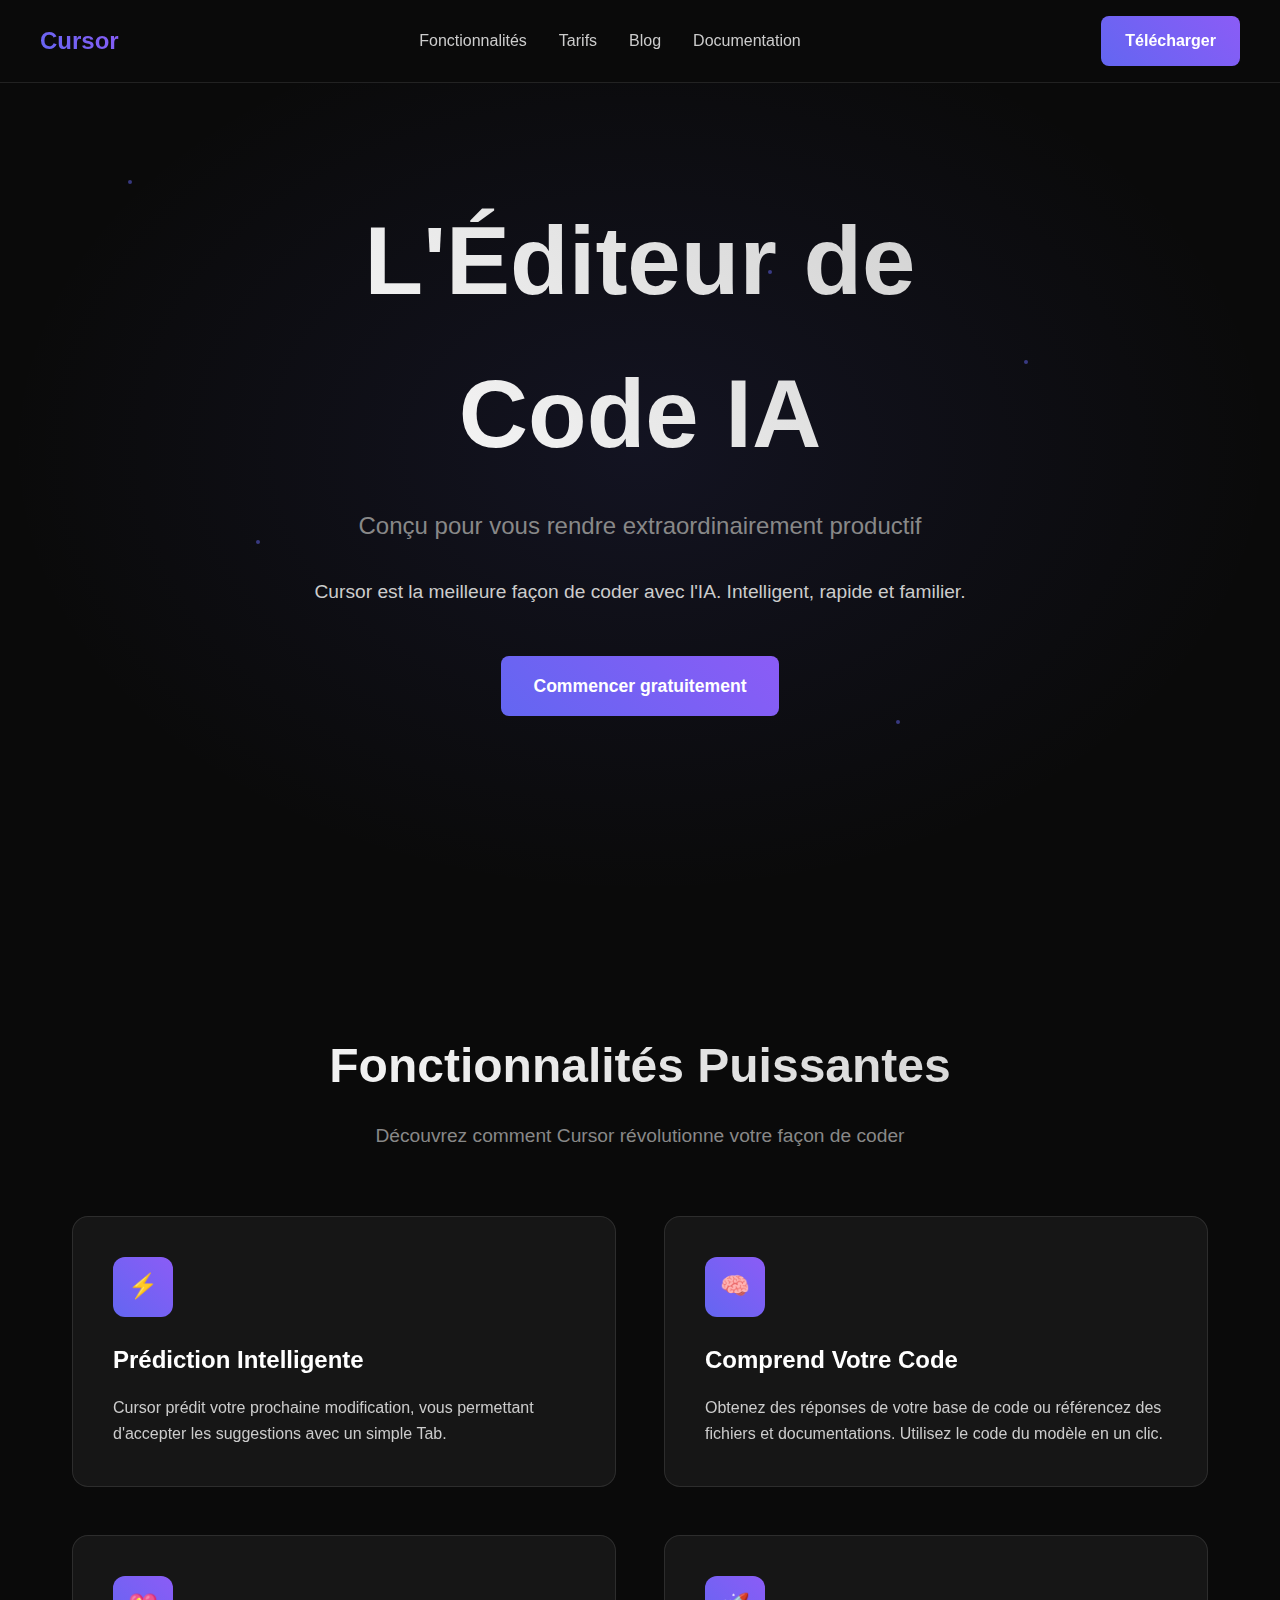
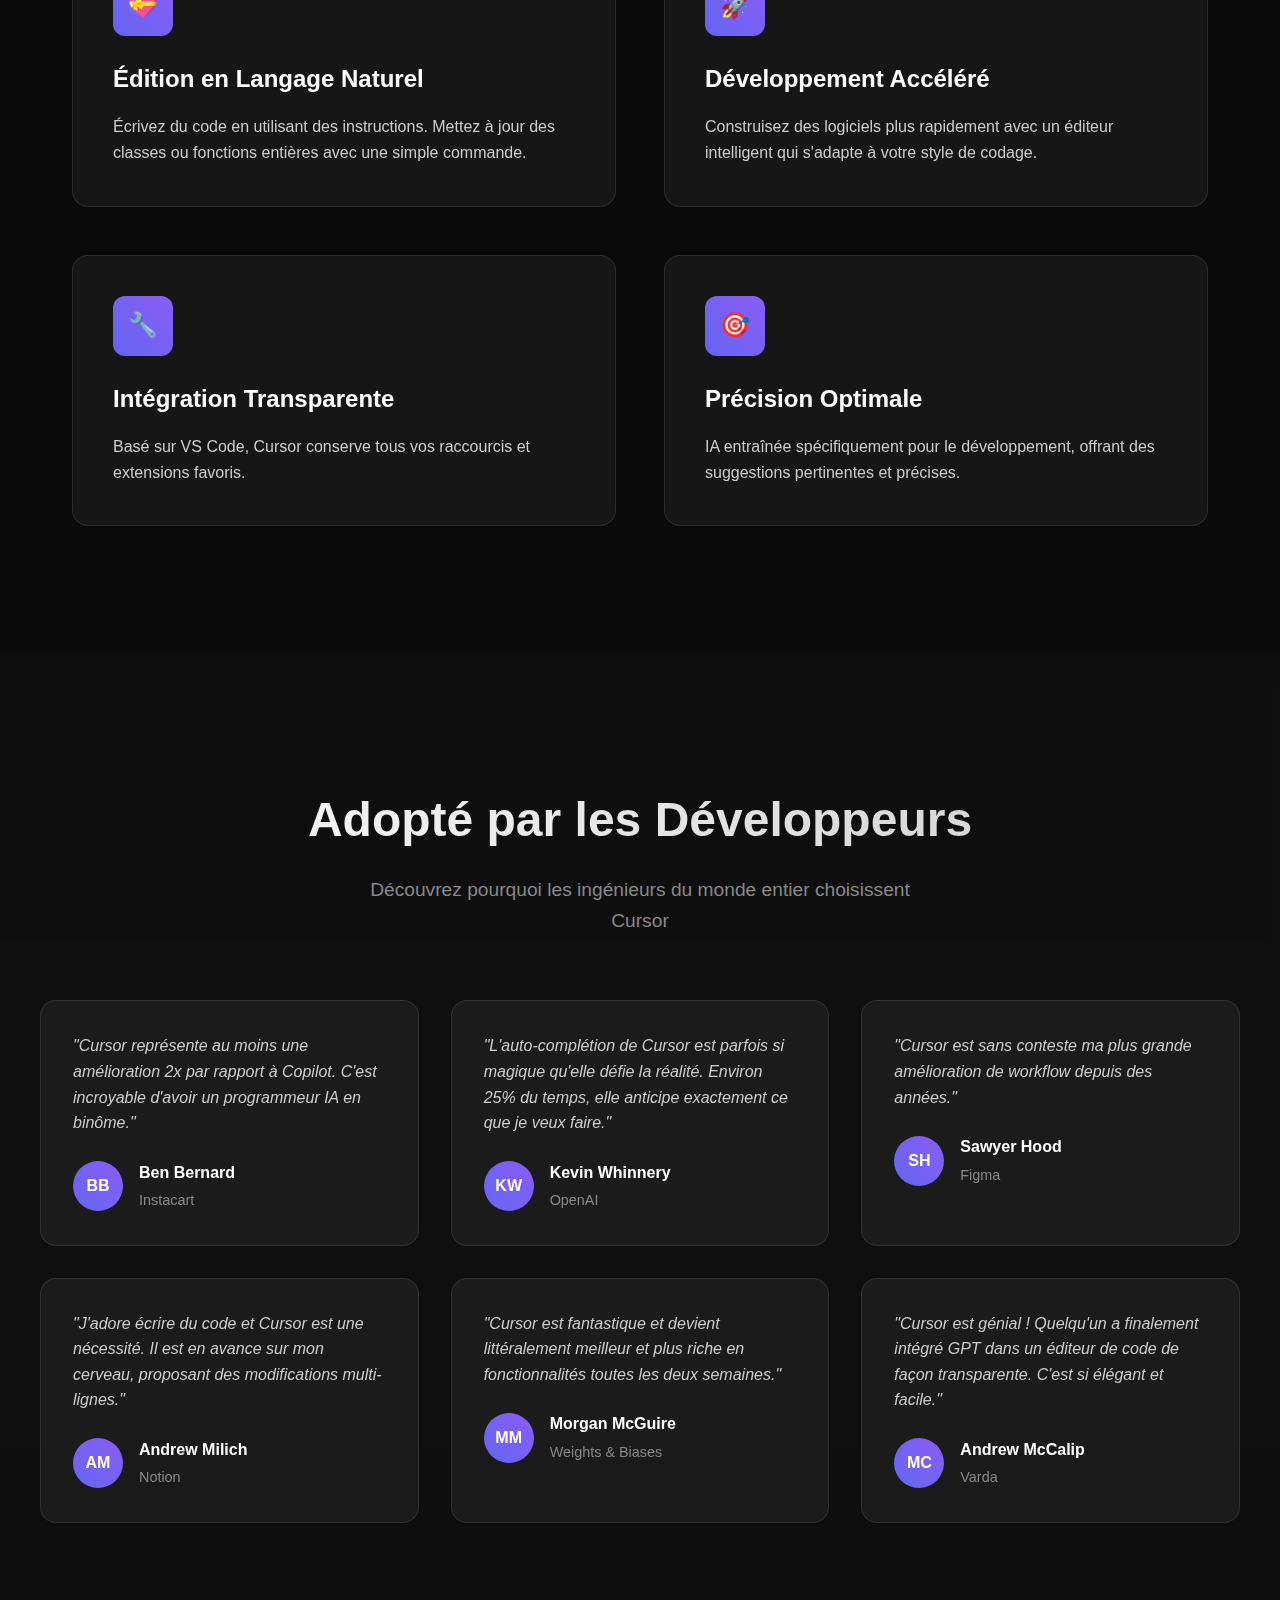
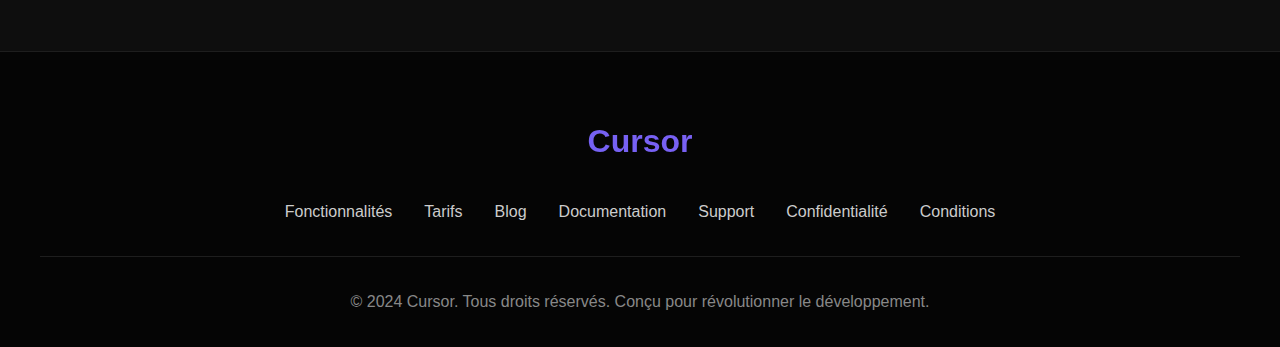
<file: index copie.html>
<!DOCTYPE html>
<html lang="fr">
<head>
    <meta charset="UTF-8">
    <meta name="viewport" content="width=device-width, initial-scale=1.0">
    <title>Cursor - L'Éditeur de Code IA</title>
    <style>
        * {
            margin: 0;
            padding: 0;
            box-sizing: border-box;
        }

        body {
            font-family: -apple-system, BlinkMacSystemFont, 'Segoe UI', Roboto, Oxygen, Ubuntu, Cantarell, sans-serif;
            background: #0a0a0a;
            color: #ffffff;
            line-height: 1.6;
            overflow-x: hidden;
        }

        /* Header */
        .header {
            position: fixed;
            top: 0;
            left: 0;
            right: 0;
            background: rgba(10, 10, 10, 0.9);
            backdrop-filter: blur(20px);
            z-index: 1000;
            padding: 1rem 2rem;
            border-bottom: 1px solid rgba(255, 255, 255, 0.1);
        }

        .nav {
            display: flex;
            justify-content: space-between;
            align-items: center;
            max-width: 1200px;
            margin: 0 auto;
        }

        .logo {
            font-size: 1.5rem;
            font-weight: 700;
            background: linear-gradient(45deg, #6366f1, #8b5cf6);
            -webkit-background-clip: text;
            -webkit-text-fill-color: transparent;
            background-clip: text;
        }

        .nav-links {
            display: flex;
            gap: 2rem;
            list-style: none;
        }

        .nav-links a {
            color: #cccccc;
            text-decoration: none;
            transition: color 0.3s ease;
        }

        .nav-links a:hover {
            color: #ffffff;
        }

        .cta-button {
            background: linear-gradient(45deg, #6366f1, #8b5cf6);
            color: white;
            padding: 0.75rem 1.5rem;
            border: none;
            border-radius: 8px;
            font-weight: 600;
            cursor: pointer;
            transition: transform 0.2s ease, box-shadow 0.2s ease;
            text-decoration: none;
            display: inline-block;
        }

        .cta-button:hover {
            transform: translateY(-2px);
            box-shadow: 0 10px 25px rgba(99, 102, 241, 0.3);
        }

        /* Hero Section */
        .hero {
            min-height: 100vh;
            display: flex;
            align-items: center;
            justify-content: center;
            text-align: center;
            position: relative;
            padding: 0 2rem;
            background: radial-gradient(ellipse at center, rgba(99, 102, 241, 0.1) 0%, transparent 70%);
        }

        .hero-content {
            max-width: 800px;
            z-index: 2;
        }

        .hero h1 {
            font-size: clamp(3rem, 8vw, 6rem);
            font-weight: 700;
            margin-bottom: 1rem;
            background: linear-gradient(45deg, #ffffff, #cccccc);
            -webkit-background-clip: text;
            -webkit-text-fill-color: transparent;
            background-clip: text;
            animation: fadeInUp 1s ease-out;
        }

        .hero-subtitle {
            font-size: 1.5rem;
            color: #888888;
            margin-bottom: 2rem;
            animation: fadeInUp 1s ease-out 0.2s both;
        }

        .hero-description {
            font-size: 1.2rem;
            color: #cccccc;
            margin-bottom: 3rem;
            animation: fadeInUp 1s ease-out 0.4s both;
        }

        /* Floating Animation */
        .floating-elements {
            position: absolute;
            top: 0;
            left: 0;
            width: 100%;
            height: 100%;
            pointer-events: none;
        }

        .floating-element {
            position: absolute;
            width: 4px;
            height: 4px;
            background: rgba(99, 102, 241, 0.5);
            border-radius: 50%;
            animation: float 6s ease-in-out infinite;
        }

        .floating-element:nth-child(1) { top: 20%; left: 10%; animation-delay: 0s; }
        .floating-element:nth-child(2) { top: 40%; left: 80%; animation-delay: 1s; }
        .floating-element:nth-child(3) { top: 60%; left: 20%; animation-delay: 2s; }
        .floating-element:nth-child(4) { top: 80%; left: 70%; animation-delay: 3s; }
        .floating-element:nth-child(5) { top: 30%; left: 60%; animation-delay: 4s; }

        /* Features Section */
        .features {
            padding: 8rem 2rem;
            max-width: 1200px;
            margin: 0 auto;
        }

        .features-grid {
            display: grid;
            grid-template-columns: repeat(auto-fit, minmax(350px, 1fr));
            gap: 3rem;
            margin-top: 4rem;
        }

        .feature-card {
            background: rgba(255, 255, 255, 0.05);
            border: 1px solid rgba(255, 255, 255, 0.1);
            border-radius: 16px;
            padding: 2.5rem;
            backdrop-filter: blur(10px);
            transition: transform 0.3s ease, box-shadow 0.3s ease;
        }

        .feature-card:hover {
            transform: translateY(-5px);
            box-shadow: 0 20px 40px rgba(0, 0, 0, 0.3);
        }

        .feature-icon {
            width: 60px;
            height: 60px;
            background: linear-gradient(45deg, #6366f1, #8b5cf6);
            border-radius: 12px;
            display: flex;
            align-items: center;
            justify-content: center;
            margin-bottom: 1.5rem;
            font-size: 1.5rem;
        }

        .feature-card h3 {
            font-size: 1.5rem;
            margin-bottom: 1rem;
            color: #ffffff;
        }

        .feature-card p {
            color: #cccccc;
            line-height: 1.6;
        }

        /* Section Title */
        .section-title {
            text-align: center;
            margin-bottom: 4rem;
        }

        .section-title h2 {
            font-size: 3rem;
            font-weight: 700;
            margin-bottom: 1rem;
            background: linear-gradient(45deg, #ffffff, #cccccc);
            -webkit-background-clip: text;
            -webkit-text-fill-color: transparent;
            background-clip: text;
        }

        .section-title p {
            font-size: 1.2rem;
            color: #888888;
            max-width: 600px;
            margin: 0 auto;
        }

        /* Testimonials */
        .testimonials {
            padding: 8rem 2rem;
            background: rgba(255, 255, 255, 0.02);
        }

        .testimonials-container {
            max-width: 1200px;
            margin: 0 auto;
        }

        .testimonials-grid {
            display: grid;
            grid-template-columns: repeat(auto-fit, minmax(300px, 1fr));
            gap: 2rem;
            margin-top: 4rem;
        }

        .testimonial {
            background: rgba(255, 255, 255, 0.05);
            border: 1px solid rgba(255, 255, 255, 0.1);
            border-radius: 16px;
            padding: 2rem;
            backdrop-filter: blur(10px);
        }

        .testimonial-text {
            font-style: italic;
            margin-bottom: 1.5rem;
            color: #cccccc;
            line-height: 1.6;
        }

        .testimonial-author {
            display: flex;
            align-items: center;
            gap: 1rem;
        }

        .author-avatar {
            width: 50px;
            height: 50px;
            border-radius: 50%;
            background: linear-gradient(45deg, #6366f1, #8b5cf6);
            display: flex;
            align-items: center;
            justify-content: center;
            font-weight: 600;
            color: white;
        }

        .author-info h4 {
            color: #ffffff;
            margin-bottom: 0.25rem;
        }

        .author-info p {
            color: #888888;
            font-size: 0.9rem;
        }

        /* Footer */
        .footer {
            background: rgba(0, 0, 0, 0.5);
            padding: 4rem 2rem 2rem;
            border-top: 1px solid rgba(255, 255, 255, 0.1);
        }

        .footer-content {
            max-width: 1200px;
            margin: 0 auto;
            text-align: center;
        }

        .footer-logo {
            font-size: 2rem;
            font-weight: 700;
            background: linear-gradient(45deg, #6366f1, #8b5cf6);
            -webkit-background-clip: text;
            -webkit-text-fill-color: transparent;
            background-clip: text;
            margin-bottom: 2rem;
        }

        .footer-links {
            display: flex;
            justify-content: center;
            gap: 2rem;
            margin-bottom: 2rem;
            flex-wrap: wrap;
        }

        .footer-links a {
            color: #cccccc;
            text-decoration: none;
            transition: color 0.3s ease;
        }

        .footer-links a:hover {
            color: #ffffff;
        }

        .footer-bottom {
            padding-top: 2rem;
            border-top: 1px solid rgba(255, 255, 255, 0.1);
            color: #888888;
        }

        /* Animations */
        @keyframes fadeInUp {
            from {
                opacity: 0;
                transform: translateY(30px);
            }
            to {
                opacity: 1;
                transform: translateY(0);
            }
        }

        @keyframes float {
            0%, 100% { transform: translateY(0px) rotate(0deg); }
            50% { transform: translateY(-20px) rotate(180deg); }
        }

        /* Responsive */
        @media (max-width: 768px) {
            .nav-links {
                display: none;
            }
            
            .hero h1 {
                font-size: 2.5rem;
            }
            
            .hero-subtitle {
                font-size: 1.2rem;
            }
            
            .features-grid {
                grid-template-columns: 1fr;
            }
            
            .testimonials-grid {
                grid-template-columns: 1fr;
            }
            
            .footer-links {
                flex-direction: column;
                gap: 1rem;
            }
        }
    </style>
</head>
<body>
    <!-- Header -->
    <header class="header">
        <nav class="nav">
            <div class="logo">Cursor</div>
            <ul class="nav-links">
                <li><a href="#features">Fonctionnalités</a></li>
                <li><a href="#pricing">Tarifs</a></li>
                <li><a href="#blog">Blog</a></li>
                <li><a href="#docs">Documentation</a></li>
            </ul>
            <a href="#download" class="cta-button">Télécharger</a>
        </nav>
    </header>

    <!-- Hero Section -->
    <section class="hero">
        <div class="floating-elements">
            <div class="floating-element"></div>
            <div class="floating-element"></div>
            <div class="floating-element"></div>
            <div class="floating-element"></div>
            <div class="floating-element"></div>
        </div>
        <div class="hero-content">
            <h1>L'Éditeur de Code IA</h1>
            <p class="hero-subtitle">Conçu pour vous rendre extraordinairement productif</p>
            <p class="hero-description">
                Cursor est la meilleure façon de coder avec l'IA. Intelligent, rapide et familier.
            </p>
            <a href="#download" class="cta-button" style="font-size: 1.1rem; padding: 1rem 2rem;">
                Commencer gratuitement
            </a>
        </div>
    </section>

    <!-- Features Section -->
    <section class="features" id="features">
        <div class="section-title">
            <h2>Fonctionnalités Puissantes</h2>
            <p>Découvrez comment Cursor révolutionne votre façon de coder</p>
        </div>
        <div class="features-grid">
            <div class="feature-card">
                <div class="feature-icon">⚡</div>
                <h3>Prédiction Intelligente</h3>
                <p>Cursor prédit votre prochaine modification, vous permettant d'accepter les suggestions avec un simple Tab.</p>
            </div>
            <div class="feature-card">
                <div class="feature-icon">🧠</div>
                <h3>Comprend Votre Code</h3>
                <p>Obtenez des réponses de votre base de code ou référencez des fichiers et documentations. Utilisez le code du modèle en un clic.</p>
            </div>
            <div class="feature-card">
                <div class="feature-icon">💝</div>
                <h3>Édition en Langage Naturel</h3>
                <p>Écrivez du code en utilisant des instructions. Mettez à jour des classes ou fonctions entières avec une simple commande.</p>
            </div>
            <div class="feature-card">
                <div class="feature-icon">🚀</div>
                <h3>Développement Accéléré</h3>
                <p>Construisez des logiciels plus rapidement avec un éditeur intelligent qui s'adapte à votre style de codage.</p>
            </div>
            <div class="feature-card">
                <div class="feature-icon">🔧</div>
                <h3>Intégration Transparente</h3>
                <p>Basé sur VS Code, Cursor conserve tous vos raccourcis et extensions favoris.</p>
            </div>
            <div class="feature-card">
                <div class="feature-icon">🎯</div>
                <h3>Précision Optimale</h3>
                <p>IA entraînée spécifiquement pour le développement, offrant des suggestions pertinentes et précises.</p>
            </div>
        </div>
    </section>

    <!-- Testimonials Section -->
    <section class="testimonials">
        <div class="testimonials-container">
            <div class="section-title">
                <h2>Adopté par les Développeurs</h2>
                <p>Découvrez pourquoi les ingénieurs du monde entier choisissent Cursor</p>
            </div>
            <div class="testimonials-grid">
                <div class="testimonial">
                    <p class="testimonial-text">
                        "Cursor représente au moins une amélioration 2x par rapport à Copilot. C'est incroyable d'avoir un programmeur IA en binôme."
                    </p>
                    <div class="testimonial-author">
                        <div class="author-avatar">BB</div>
                        <div class="author-info">
                            <h4>Ben Bernard</h4>
                            <p>Instacart</p>
                        </div>
                    </div>
                </div>
                <div class="testimonial">
                    <p class="testimonial-text">
                        "L'auto-complétion de Cursor est parfois si magique qu'elle défie la réalité. Environ 25% du temps, elle anticipe exactement ce que je veux faire."
                    </p>
                    <div class="testimonial-author">
                        <div class="author-avatar">KW</div>
                        <div class="author-info">
                            <h4>Kevin Whinnery</h4>
                            <p>OpenAI</p>
                        </div>
                    </div>
                </div>
                <div class="testimonial">
                    <p class="testimonial-text">
                        "Cursor est sans conteste ma plus grande amélioration de workflow depuis des années."
                    </p>
                    <div class="testimonial-author">
                        <div class="author-avatar">SH</div>
                        <div class="author-info">
                            <h4>Sawyer Hood</h4>
                            <p>Figma</p>
                        </div>
                    </div>
                </div>
                <div class="testimonial">
                    <p class="testimonial-text">
                        "J'adore écrire du code et Cursor est une nécessité. Il est en avance sur mon cerveau, proposant des modifications multi-lignes."
                    </p>
                    <div class="testimonial-author">
                        <div class="author-avatar">AM</div>
                        <div class="author-info">
                            <h4>Andrew Milich</h4>
                            <p>Notion</p>
                        </div>
                    </div>
                </div>
                <div class="testimonial">
                    <p class="testimonial-text">
                        "Cursor est fantastique et devient littéralement meilleur et plus riche en fonctionnalités toutes les deux semaines."
                    </p>
                    <div class="testimonial-author">
                        <div class="author-avatar">MM</div>
                        <div class="author-info">
                            <h4>Morgan McGuire</h4>
                            <p>Weights & Biases</p>
                        </div>
                    </div>
                </div>
                <div class="testimonial">
                    <p class="testimonial-text">
                        "Cursor est génial ! Quelqu'un a finalement intégré GPT dans un éditeur de code de façon transparente. C'est si élégant et facile."
                    </p>
                    <div class="testimonial-author">
                        <div class="author-avatar">MC</div>
                        <div class="author-info">
                            <h4>Andrew McCalip</h4>
                            <p>Varda</p>
                        </div>
                    </div>
                </div>
            </div>
        </div>
    </section>

    <!-- Footer -->
    <footer class="footer">
        <div class="footer-content">
            <div class="footer-logo">Cursor</div>
            <div class="footer-links">
                <a href="#features">Fonctionnalités</a>
                <a href="#pricing">Tarifs</a>
                <a href="#blog">Blog</a>
                <a href="#docs">Documentation</a>
                <a href="#support">Support</a>
                <a href="#privacy">Confidentialité</a>
                <a href="#terms">Conditions</a>
            </div>
            <div class="footer-bottom">
                <p>&copy; 2024 Cursor. Tous droits réservés. Conçu pour révolutionner le développement.</p>
            </div>
        </div>
    </footer>

    <script>
        // Smooth scrolling for navigation links
        document.querySelectorAll('a[href^="#"]').forEach(anchor => {
            anchor.addEventListener('click', function (e) {
                e.preventDefault();
                const target = document.querySelector(this.getAttribute('href'));
                if (target) {
                    target.scrollIntoView({
                        behavior: 'smooth',
                        block: 'start'
                    });
                }
            });
        });

        // Add scroll effect to header
        window.addEventListener('scroll', () => {
            const header = document.querySelector('.header');
            if (window.scrollY > 100) {
                header.style.background = 'rgba(10, 10, 10, 0.95)';
            } else {
                header.style.background = 'rgba(10, 10, 10, 0.9)';
            }
        });

        // Intersection Observer for animations
        const observerOptions = {
            threshold: 0.1,
            rootMargin: '0px 0px -50px 0px'
        };

        const observer = new IntersectionObserver((entries) => {
            entries.forEach(entry => {
                if (entry.isIntersecting) {
                    entry.target.style.animation = 'fadeInUp 0.8s ease-out forwards';
                }
            });
        }, observerOptions);

        // Observe feature cards and testimonials
        document.querySelectorAll('.feature-card, .testimonial').forEach(el => {
            observer.observe(el);
        });
    </script>
</body>
</html>
</file>
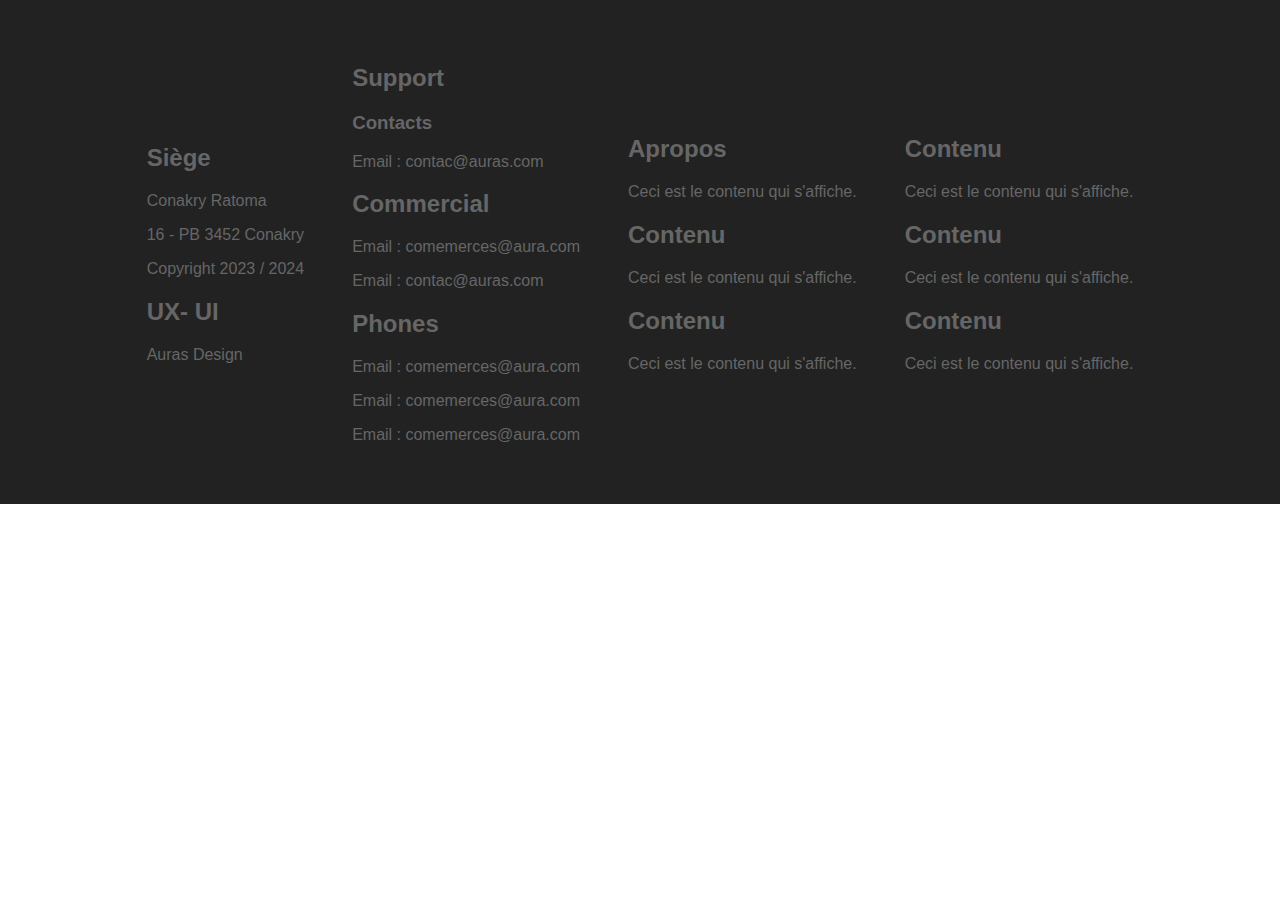
<file: test.html>
<!DOCTYPE html>
<html lang="fr">
<head>
    <meta charset="UTF-8">
    <meta http-equiv="X-UA-Compatible" content="IE=edge">
    <meta name="viewport" content="width=device-width, initial-scale=1.0">
    <link rel="stylesheet" href="tests.css">
    <title>Document</title>
  
</head>
<body>
  <!--  
  <div class="carte">
        <div class="infos">
          <h2>Titre de la carte</h2>
          <p>Contenu de la carte</p>
        </div>
      </div>
      
      <div class="conteneur" id="zone-survol">
        <div class="fond"></div>
        <div class="contenu">
          <h2>Contenu</h2>
          <p>Ceci est le contenu qui s'affiche.</p>
        </div>
      </div>
    -->
    <div class="footer" id="zone">
      <div class="foot-container">
        <div class="footItem">
          <div class="foot-contenu">
            <h2>Siège</h2>
            <p>Conakry Ratoma</p>
            <p>16 - PB 3452 Conakry</p>
            <p>Copyright 2023 / 2024</p>
            <h2>UX- UI</h2>
            <p>Auras Design</p>
          </div>
        </div>
        <div class="footItem">
          <div class="contenu">
            <h2>Support</h2>
            <h3>Contacts</h3>
            <p>Email : contac@auras.com</p>
            <h2>Commercial</h2>
            <p>Email : comemerces@aura.com</p>
            <p>Email : contac@auras.com</p>
            <h2>Phones</h2>
            <p>Email : comemerces@aura.com</p>
            <p>Email : comemerces@aura.com</p>
            <p>Email : comemerces@aura.com</p>
          </div>
        </div>
        <div class="footItem">
          <div class="contenu">
            <h2>Apropos</h2>
            <p>Ceci est le contenu qui s'affiche.</p>
            <h2>Contenu</h2>
            <p>Ceci est le contenu qui s'affiche.</p>
            <h2>Contenu</h2>
            <p>Ceci est le contenu qui s'affiche.</p>
          </div>
        </div>
        <div class="footItem">
          <div class="contenu">
            <h2>Contenu</h2>
            <p>Ceci est le contenu qui s'affiche.</p>
            <h2>Contenu</h2>
            <p>Ceci est le contenu qui s'affiche.</p>
            <h2>Contenu</h2>
            <p>Ceci est le contenu qui s'affiche.</p>
          </div>
        </div>
      </div>

     
    </div>
</body>
</html>
</file>
<file: tests.css>
body{
    margin: 0;
    padding: 0;
    font-family: sans-serif;
}
/*
.carte {
width: 300px;
height: 200px;
background-image: linear-gradient(rgba(0, 0, 0, 0.454),rgba(0, 0, 0, 0.463));
padding: 20px;
position: relative;
}

.infos {
position: absolute;
top: 0;
left: 0;
width: 100%;
height: 100%;
background-color: rgba(255, 255, 255, 0.075);
display: none;
padding: 20px;
}

.carte:hover .infos {
display: block;
}

.conteneur {
position: relative;
width: 300px;
height: 200px;
overflow: hidden;
}

.fond {
background-image: url('dame1.jpg');
background-size: cover;
width: 100%;
height: 100%;
opacity: 0.5;
}

.contenu {
position: absolute;
bottom: 0;
left: 0;
width: 100%;
height: 0;
background-color: rgba(0, 0, 0, 0.8);
color: white;
transition: height 0.3s ease;
overflow: hidden;
}

#zone-survol:hover .contenu {
height: 100%;
transition: height 0.3s ease;
}
*/

.footer{
align-items: center;
justify-content: center;
background-color: #222;
margin: 0;
display: flex;
padding: 20px;
color: #666;
}

.foot-container{
    display: flex;
    align-items: center;
}

.footItem{
    float: left;
    margin: 12px;
    padding: 12px;
}
</file>
